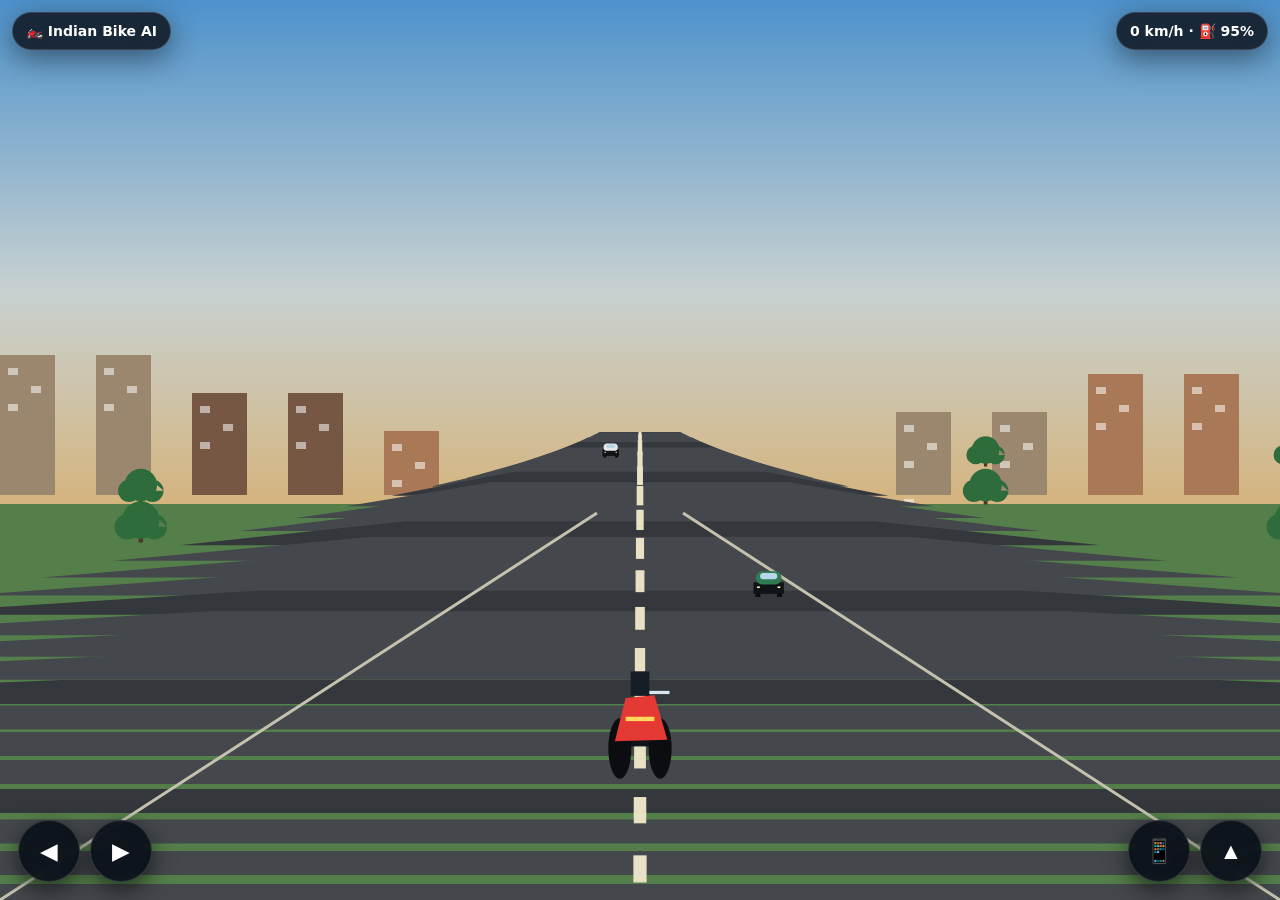
<file: index.html>
<!doctype html><html lang="en"><head><meta charset="utf-8"><meta name="viewport" content="width=device-width,initial-scale=1"><meta http-equiv="refresh" content="0; url=game-prototype/game.html"><title>Indian Bike AI Game</title></head><body><p>Opening Indian Bike AI Game…</p><script>location.replace('game-prototype/game.html')</script></body></html>
</file>
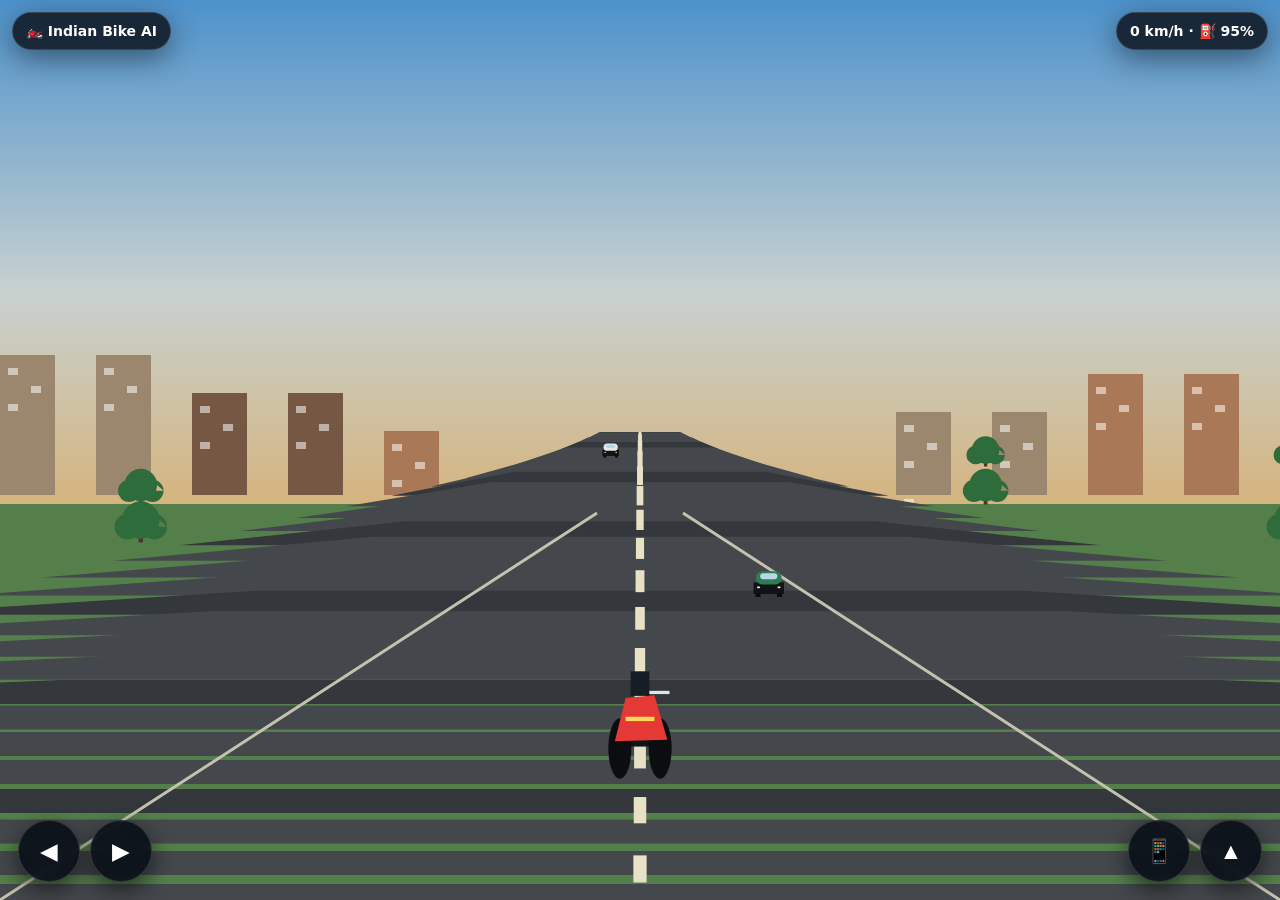
<file: game-prototype/index.html>
<!doctype html><html lang="en"><head><meta charset="utf-8"><meta name="viewport" content="width=device-width,initial-scale=1"><meta http-equiv="refresh" content="0; url=game.html"><title>Indian Bike AI — City Ride</title></head><body><p>Opening upgraded Indian Bike AI game…</p><script>location.replace('game.html')</script></body></html>
</file>
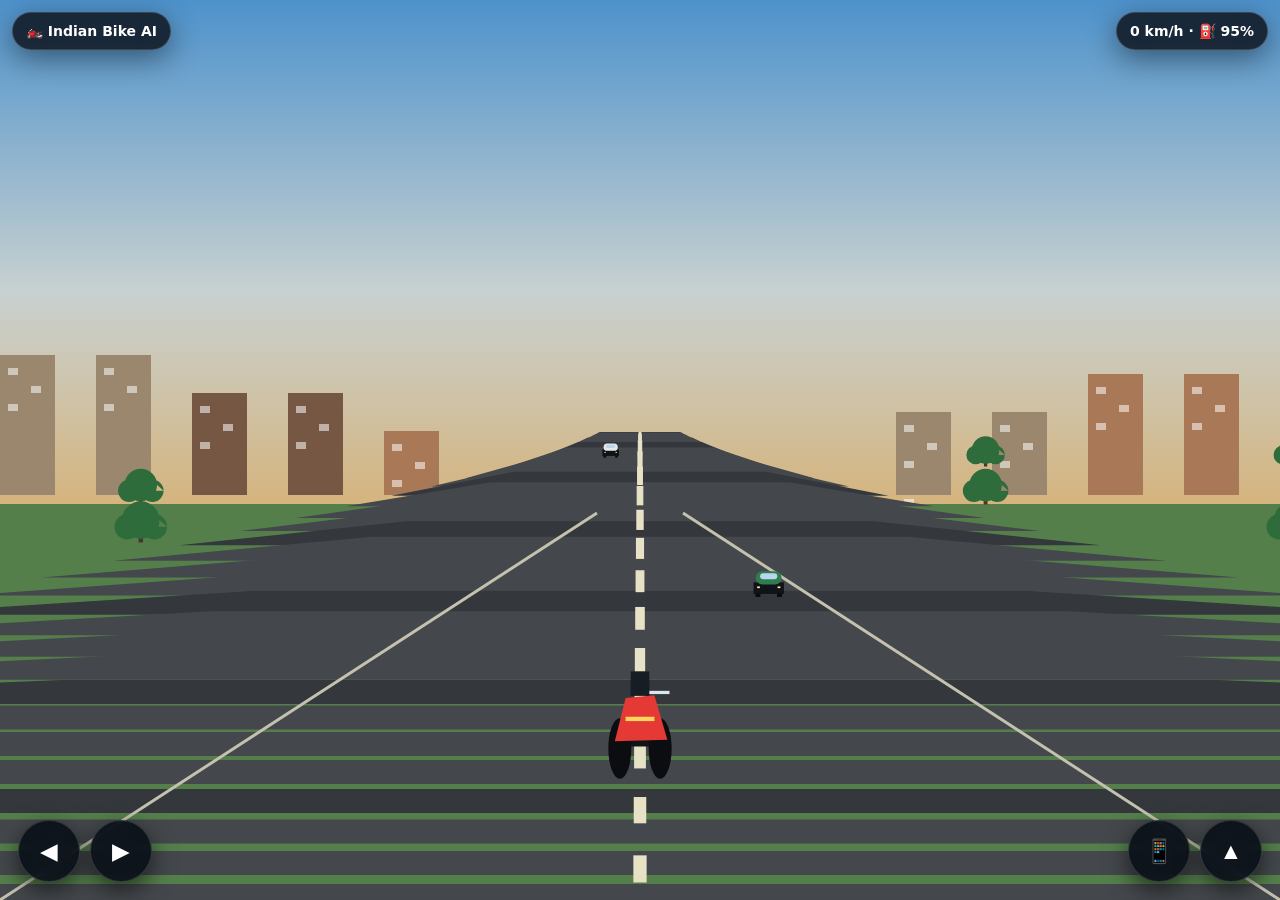
<file: game-prototype/game.html>
<!doctype html><html lang="en"><head><meta charset="utf-8"><meta name="viewport" content="width=device-width,initial-scale=1,maximum-scale=1,user-scalable=no,viewport-fit=cover"><title>Indian Bike AI — City Ride</title><link rel="stylesheet" href="game.css"></head><body><canvas id="game"></canvas><div class="hud"><div class="top"><div class="pill">🏍️ Indian Bike AI</div><div class="pill" id="stats">0 km/h · ⛽ 95%</div></div><div class="mission" id="mission"></div><div class="toast" id="toast"></div><div class="controls"><div class="cluster"><button class="btn" id="left">◀</button><button class="btn" id="right">▶</button></div><div class="cluster"><button class="btn" id="phoneBtn">📱</button><button class="btn" id="gas">▲</button></div></div><div class="phone" id="phone"><div class="phone-head"><h2>My Phone</h2><button class="close-phone" id="closePhone">✕</button><span>● 5G</span></div><p class="sub">Connected • Indian Bike City • Double-tap phone to close</p><div class="apps" id="apps"><button class="app" data-screen="internet"><b>🌐</b>Internet</button><button class="app" data-screen="map"><b>🗺️</b>Map</button><button class="app" data-screen="music"><b>🎵</b>Spotify Music</button><button class="app" data-screen="camera"><b>📷</b>Camera</button><button class="app" data-screen="garage"><b>🏍️</b>Garage</button><button class="app" data-screen="ai"><b>🤖</b>Bike AI</button></div><div class="screen" id="internet"><button class="back">← Apps</button><h3>🌐 Internet</h3><div class="search"><input id="webq" placeholder="Search the web..."><button class="action" id="webSearch">Search</button></div><div class="screen-body" id="webResults"><div class="card"><b>Indian Bike City Network</b><br><small>Search real web pages for routes, bike facts and travel ideas.</small></div><button class="action" id="openWeb">Open Google</button></div></div><div class="screen" id="map"><button class="back">← Apps</button><h3>🗺️ Live City Map</h3><div class="screen-body"><div class="map" id="mapArea"><div class="map-road"></div><div class="map-dot" id="mapDot"></div><div class="map-label" id="mapLabel">📍 Main Road · Position 50%</div></div><div class="map-buttons"><button class="action" data-dest="City">City</button><button class="action" data-dest="Hill">Hill</button><button class="action" data-dest="Fuel">Fuel</button></div><div class="card" id="routeInfo"><b>Route</b><br>Destination: City Centre<br>Distance: 1.6 km</div><button class="action" id="startRoute">Start route</button></div></div><div class="screen" id="music"><button class="back">← Apps</button><h3>🎵 Spotify Music</h3><div class="screen-body"><div class="card music-row"><div class="album">🎧</div><div><b id="song">Energetic Indian Bike Game Drive</b><br><small id="musicState">Spotify ready</small></div></div><div class="card"><b>Spotify Connect</b><br><span class="small">Tap the button to open Spotify, start the playlist, then return here. Spotify can continue playing while you drive.</span></div><button class="action" id="openSpotify">▶ Play in Spotify & Return</button> <button class="back" id="nextSong">Next</button><input class="slider" id="volume" type="range" min="0" max="100" value="70"></div></div><div class="screen" id="camera"><button class="back">← Apps</button><h3>📷 Camera</h3><div class="screen-body"><div class="photo-preview"><video id="camVideo" autoplay playsinline muted></video></div><div class="card">Real device camera: <b id="cameraMode">Off</b><br><small>Camera permission is required on the HTTPS Vercel site.</small></div><div class="camera-actions"><button class="action" id="startCamera">Start camera</button><button class="action" id="capture">Capture</button><button class="back" id="stopCamera">Stop</button></div><canvas id="photoCanvas" style="display:none"></canvas></div></div><div class="screen" id="garage"><button class="back">← Apps</button><h3>🏍️ Garage & Vehicles</h3><div class="screen-body"><div class="garage-grid" id="vehicleGrid"></div><div class="card" id="garageInfo">Street Sport selected. Balanced city handling.</div></div></div><div class="screen" id="ai"><button class="back">← Apps</button><h3>🤖 Bike AI</h3><div class="messages" id="messages"><div class="msg">Hi! I am Bike AI. Ask me about bikes, cars, challenges, routes or fuel.</div></div><div class="chat-input"><input id="q" placeholder="Ask Bike AI..."><button class="action" id="send">Send</button></div></div></div></div></div><script src="game.js"></script><script src="spotify-bridge.js"></script></body></html>
</file>
<file: game-prototype/game.css>
*{box-sizing:border-box}html,body{margin:0;width:100%;height:100%;overflow:hidden;background:#06090d;font-family:Inter,system-ui,-apple-system,sans-serif;color:#fff;touch-action:none}canvas{position:fixed;inset:0;width:100%;height:100%}.hud{position:fixed;inset:0;pointer-events:none}.top{position:absolute;top:12px;left:12px;right:12px;display:flex;justify-content:space-between;gap:8px}.pill{background:#111923df;border:1px solid #ffffff24;border-radius:20px;padding:10px 13px;backdrop-filter:blur(14px);font-size:14px;font-weight:700;box-shadow:0 8px 30px #0007}.controls{position:absolute;bottom:max(18px,env(safe-area-inset-bottom));left:0;right:0;display:flex;justify-content:space-between;padding:0 18px}.cluster{display:flex;gap:10px}.btn{pointer-events:auto;width:62px;height:62px;border:1px solid #ffffff22;border-radius:50%;background:#090f18e8;color:#fff;font-size:23px;box-shadow:0 8px 25px #0009;backdrop-filter:blur(10px)}.btn:active{transform:scale(.94);background:#26374e}.phone{display:none;pointer-events:auto;position:absolute;right:14px;bottom:88px;width:min(370px,calc(100vw - 28px));height:min(640px,calc(100vh - 108px));border:8px solid #11151c;border-radius:44px;background:linear-gradient(160deg,#0c1422,#152a4b 65%,#0a1629);box-shadow:0 28px 80px #000d;padding:15px;overflow:hidden}.phone:before{content:"";position:absolute;top:7px;left:50%;transform:translateX(-50%);width:105px;height:21px;border-radius:0 0 16px 16px;background:#05070a;z-index:20}.phone-head{display:flex;align-items:center;justify-content:space-between;margin:20px 6px 0}.phone h2{margin:0;font-size:25px}.sub{margin:3px 6px;color:#aab8ca;font-size:12px}.close-phone{border:0;background:#ffffff12;color:#fff;border-radius:12px;padding:7px 10px}.apps{display:grid;grid-template-columns:repeat(3,1fr);gap:11px;margin-top:20px}.app{min-height:98px;border:1px solid #ffffff13;border-radius:20px;background:linear-gradient(145deg,#ffffff17,#ffffff08);color:#fff;padding:11px 4px;font-size:12px;font-weight:650;box-shadow:inset 0 1px #fff1,0 8px 18px #0002}.app:active{transform:scale(.96)}.app b{display:block;font-size:33px;margin-bottom:6px;filter:drop-shadow(0 3px 4px #0006)}.screen{display:none;position:absolute;inset:15px;background:#0b1422;border-radius:27px;padding:14px;z-index:5}.screen h3{margin:14px 0 8px;font-size:21px}.back{border:0;background:#ffffff14;color:#fff;border-radius:11px;padding:9px 12px;font-weight:700}.screen-body{height:calc(100% - 85px);overflow:auto}.card{background:#ffffff0d;border:1px solid #ffffff12;border-radius:16px;padding:12px;margin:9px 0}.search{display:flex;gap:7px}.search input,.chat-input input{min-width:0;flex:1;border-radius:11px;border:1px solid #ffffff20;background:#ffffff10;color:#fff;padding:11px;outline:none}.action{border:0;border-radius:11px;background:#2999f2;color:#fff;padding:10px 12px;font-weight:750}.map{position:relative;height:300px;border-radius:18px;overflow:hidden;background:linear-gradient(145deg,#24442b,#13261a)}.map:before{content:"";position:absolute;inset:-30%;background:repeating-linear-gradient(60deg,transparent 0 34px,#ffffff12 35px 38px),repeating-linear-gradient(-25deg,transparent 0 48px,#ffffff0c 49px 51px)}.map-road{position:absolute;background:#555a5b;transform:rotate(25deg);width:18px;height:430px;left:45%;top:-50px;border-left:4px solid #d7d1a1;border-right:4px solid #d7d1a1}.map-dot{position:absolute;left:50%;top:52%;width:18px;height:18px;background:#36a9ff;border:4px solid #fff;border-radius:50%;box-shadow:0 0 0 7px #36a9ff44}.map-label{position:absolute;bottom:10px;left:10px;background:#101820dd;border-radius:10px;padding:8px;font-size:12px}.map-buttons{display:grid;grid-template-columns:repeat(3,1fr);gap:7px}.music-row{display:flex;align-items:center;gap:12px}.album{width:64px;height:64px;border-radius:12px;background:linear-gradient(135deg,#18283e,#16a5b9);display:grid;place-items:center;font-size:30px}.slider{width:100%}.garage-grid{display:grid;grid-template-columns:1fr 1fr;gap:10px}.vehicle-card{border:1px solid #ffffff16;border-radius:16px;padding:10px;background:#ffffff0c;color:#fff;text-align:left}.vehicle-card.selected{outline:2px solid #4eb4ff}.vehicle-art{width:100%;height:92px;display:block}.statbar{height:7px;border-radius:9px;background:#ffffff14;overflow:hidden;margin:5px 0 9px}.statbar i{display:block;height:100%;background:#4eb4ff}.messages{height:calc(100% - 105px);overflow:auto;font-size:13px}.msg{padding:10px 12px;margin:8px 0;border-radius:14px;background:#ffffff10;line-height:1.4}.user{background:#214a70}.chat-input{display:flex;gap:7px}.photo-preview{height:220px;border-radius:18px;background:#05080d;overflow:hidden;display:grid;place-items:center}.photo-preview video{width:100%;height:100%;object-fit:cover}.camera-actions{display:flex;gap:7px;flex-wrap:wrap}.mission{position:absolute;left:50%;top:62px;transform:translateX(-50%);width:min(390px,90vw);text-align:center;background:#0d1724e8;border:1px solid #ffffff22;border-radius:16px;padding:10px;display:none;font-size:12px;z-index:4}.toast{position:absolute;left:50%;bottom:92px;transform:translateX(-50%);background:#101820ee;border:1px solid #ffffff22;padding:10px 14px;border-radius:14px;display:none;font-size:12px;z-index:30;white-space:nowrap}.small{font-size:11px;color:#aab8ca}.two{display:grid;grid-template-columns:1fr 1fr;gap:8px}@media(max-height:700px){.phone{height:calc(100vh - 96px)}.apps{margin-top:10px}.app{min-height:80px}.screen-body{height:calc(100% - 70px)}.map{height:220px}}
</file>
